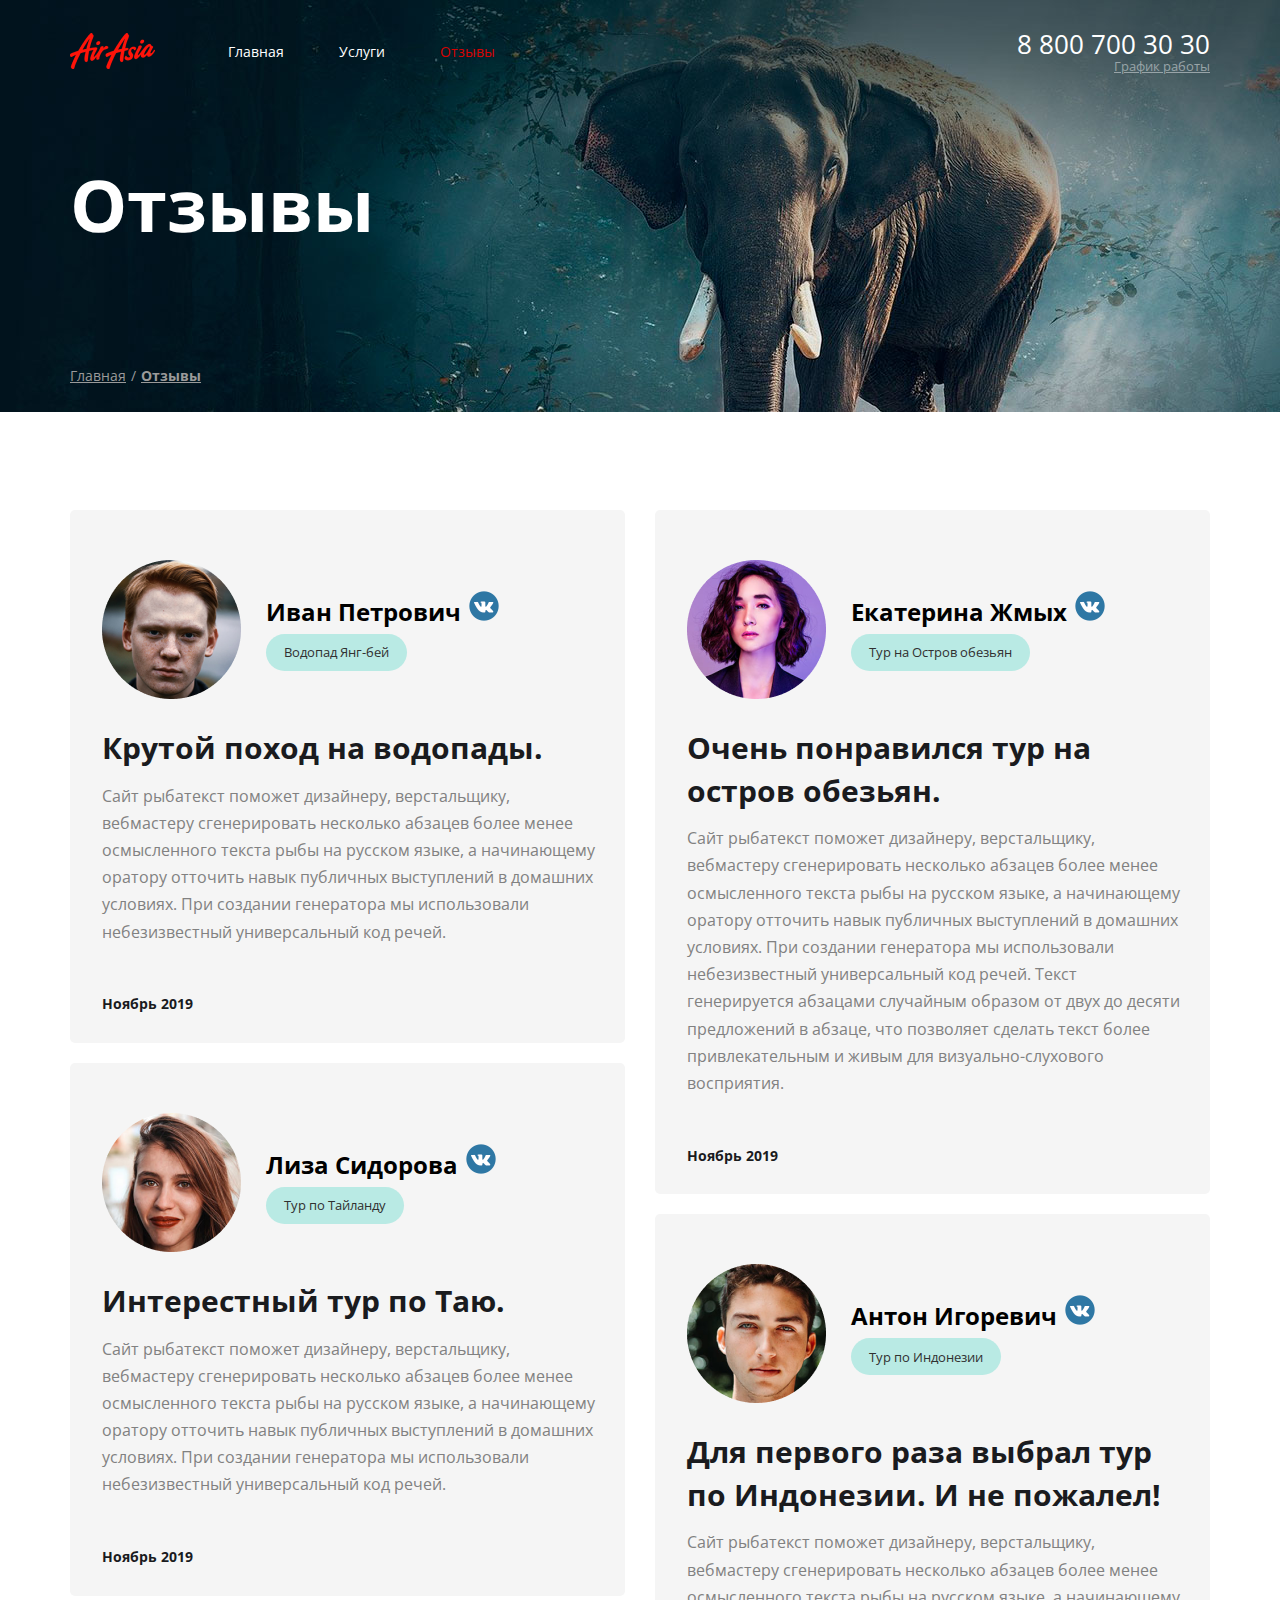
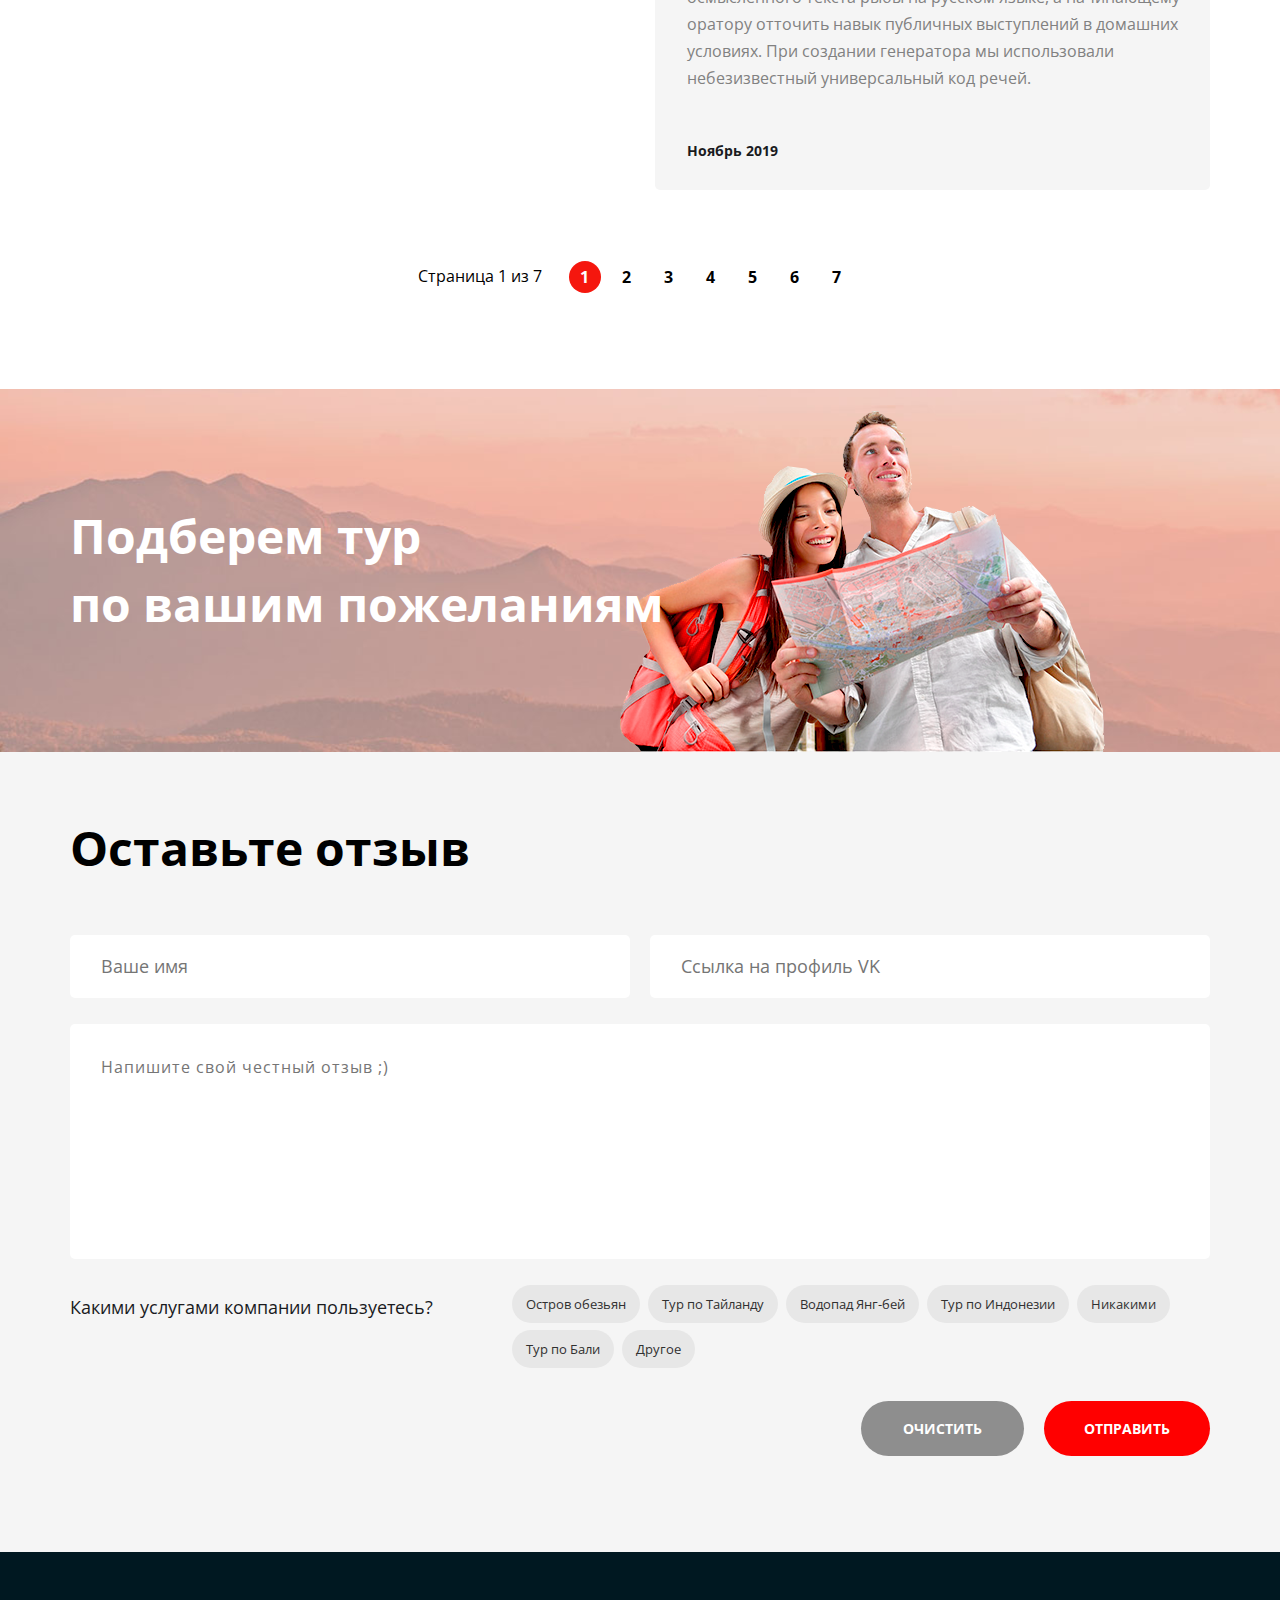
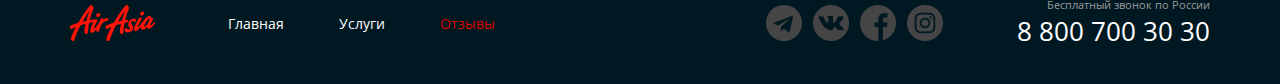
<file: reviews.html>
<!DOCTYPE html>
<html lang="en">
<head>
    <meta charset="UTF-8">
    <meta http-equiv="X-UA-Compatible" content="IE=edge">
    <meta name="viewport" content="width=device-width, initial-scale=1.0">
    <link rel="stylesheet" href="./styles/reviews.css">    
    <title>Air Asia | Отзывы</title>
</head>
<body>
    <div class="wrapper">
        <section class="headline headline__reviews">
            <div class="container">
                <header class="header">
                    <div class="header__col">
                        <a href="./home.html" class="header__logo logo logo__services">
                            <img src="./img/logo.png" alt="air asia logo" class="logo__image">
                        </a>                
                        
                        <nav class="header__menu menu">
                            <ul class="menu__list">
                                <li class="menu__item">
                                    <a href="./home.html" class="menu__link">Главная</a>
                                </li>
                                <li class="menu__item">
                                    <a href="./services.html" class="menu__link">Услуги</a>
                                </li>
                                <li class="menu__item   menu__item--active">
                                    <a href="./reviews.html" class="menu__link">Отзывы</a>
                                </li>
                            </ul>
                        </nav>
                    </div>
            
                    <div class="header__col header__col--align--right">
                        <address class="contacts">
                            <a href="tel:+78007003030" class="contacts__phone">8 800 700 30 30</a>
                            <div class="dropdown">
                                <div class="contacts__title">График работы</div>
                                <div class="dropdown__data">
                                    <p class="dropdown__shedule">пн-вс: 09:00 - 20:00</p>
                                    <p class="dropdown__lunch">Обед: 14:00-14:30</p>
                                </div>
                            </div>
                        </address>
                    </div>            
                </header>
                <div class="hero">
                    <h1 class="hero__title">Отзывы</h1>
                </div>
                <nav class="breadcrumbs">
                    <ul class="breadcrumbs__list">
                        <li class="breadcrumbs__item"><a href="./home.html" class="breadcrumbs__link">Главная</a></li>
                        <li class="breadcrumbs__item breadcrumbs__item--active"><a href="#" class="breadcrumbs__link">Отзывы</a></li>
                    </ul>
                </nav>
            </div>
        </section>

        <main class="page-content">
            <div class="container container__review">
                <ul class="review__list">
                    <li class="review__item">
                        <div class="user">
                            <div class="avatar">
                                <img src="./img/users/user01.png" alt="user01" class="avatar__img">
                            </div>
                            <div class="user__data">
                                <a href="vk.com" class="user__name subtitle">Иван Петрович</a>
                                <ul class="review__tag">
                                    <li class="tag tag--bg--green">Водопад Янг-бей</li>
                                </ul>
                            </div>
                        </div>                        
                        <div class="review__content">
                            <h2 class="review__title title title--black">Крутой поход на водопады.</h2>
                            <div class="review__text text--gray--16">
                                <p>
                                    Сайт рыбатекст поможет дизайнеру, верстальщику, вебмастеру сгенерировать
                                     несколько абзацев более менее осмысленного текста рыбы на русском языке, 
                                     а начинающему оратору отточить навык публичных выступлений в домашних условиях. 
                                     При создании генератора мы использовали небезизвестный универсальный код речей. 
                                </p>
                            </div>
                            <time class="review__date date">Ноябрь 2019</time>
                        </div>
                    </li>
                    
                    <li class="review__item">
                        <div class="user">
                            <div class="avatar">
                                <img src="./img/users/user03.png" alt="user03" class="avatar__img">
                            </div>
                            <div class="user__data">
                                <a href="vk.com" class="user__name subtitle">Лиза Сидорова</a>
                                <ul class="review__tag">
                                    <li class="tag tag--bg--green">Тур по Тайланду</li>
                                </ul>
                            </div>
                        </div>                        
                        <div class="review__content">
                            <h2 class="review__title  title title--black">Интерестный тур по Таю.</h2>
                            <div class="review__text text--gray--16">
                                <p>
                                    Сайт рыбатекст поможет дизайнеру, верстальщику, вебмастеру 
                                    сгенерировать несколько абзацев более менее осмысленного 
                                    текста рыбы на русском языке, а начинающему оратору отточить
                                    навык публичных выступлений в домашних условиях. При создании 
                                    генератора мы использовали небезизвестный универсальный код речей. 
                                </p>
                            </div>
                            <time class="review__date date">Ноябрь 2019</time>
                        </div>
                    </li>
                    <li class="review__item">
                        <div class="user">
                            <div class="avatar">
                                <img src="./img/users/user02.png" alt="user02" class="avatar__img">
                            </div>
                            <div class="user__data">
                                <a href="vk.com" class="user__name subtitle">Екатерина Жмых</a>
                                <ul class="review__tag">
                                    <li class="tag tag--bg--green">Тур на Остров обезьян</li>
                                </ul>
                            </div>
                        </div>                        
                        <div class="review__content">
                            <h2 class="review__title title title--black">Очень понравился тур на остров обезьян.</h2>
                            <div class="review__text text--gray--16">
                                <p>
                                    Сайт рыбатекст поможет дизайнеру, верстальщику, вебмастеру сгенерировать несколько 
                                    абзацев более менее осмысленного текста рыбы на русском языке, а начинающему оратору
                                     отточить навык публичных выступлений в домашних условиях. При создании генератора мы
                                      использовали небезизвестный универсальный код речей. Текст генерируется абзацами
                                       случайным образом от двух до десяти предложений в абзаце, что позволяет сделать 
                                       текст более привлекательным и живым для визуально-слухового восприятия.
                                </p>
                            </div>
                            <time class="review__date date">Ноябрь 2019</time>
                        </div>
                    </li>
                    <li class="review__item">
                        <div class="user">
                            <div class="avatar">
                                <img src="./img/users/user04.png" alt="user01" class="avatar__img">
                            </div>
                            <div class="user__data">
                                <a href="vk.com" class="user__name subtitle">Антон Игоревич</a>
                                <ul class="review__tag">
                                    <li class="tag tag--bg--green">Тур по Индонезии</li>
                                </ul>
                            </div>
                        </div>                        
                        <div class="review__content">
                            <h2 class="review__title title title--black">Для первого раза выбрал тур по Индонезии. И не пожалел!</h2>
                            <div class="review__text text--gray--16">
                                <p>
                                    Сайт рыбатекст поможет дизайнеру, верстальщику, вебмастеру сгенерировать
                                    несколько абзацев более менее осмысленного текста рыбы на русском языке, 
                                    а начинающему оратору отточить навык публичных выступлений в домашних условиях. 
                                    При создании генератора мы использовали небезизвестный универсальный код речей.
                                </p>
                            </div>
                            <time class="review__date date">Ноябрь 2019</time>
                        </div>
                    </li>
                </ul>

                <div class="pagination pagination--dark">
                    <div class="pagination__range">Страница 1 из 7</div>
        
                    <ul class="pagination__list">
                        <li class="pagination__item pagination__item--active--dark">
                            <a href="#" class="pagination__link">1</a>
                        </li>
                        <li class="pagination__item">
                            <a href="#" class="pagination__link">2</a>
                        </li>
                        <li class="pagination__item">
                            <a href="#" class="pagination__link">3</a>
                        </li>
                        <li class="pagination__item">
                            <a href="#" class="pagination__link">4</a>
                        </li>
                        <li class="pagination__item">
                            <a href="#" class="pagination__link">5</a>
                        </li>
                        <li class="pagination__item">
                            <a href="#" class="pagination__link">6</a>
                        </li>
                        <li class="pagination__item">
                            <a href="#" class="pagination__link">7</a>
                        </li>
                    </ul>            
                </div>            
            </div>
        </main>
        <section class="separator separator__reviews">
           <div class="container separator__container">

             <div class="separator__content">
                <!-- мне кажется, что здесь перенос имел бы важный лингвистический акцент. 
                В таких случаях, когда перенос нельзя обеспечить шириной контента, допустимо использование br? -->
                <h2 class="title title--white title--size--48">Подберем тур<br> по вашим пожеланиям</h2>
             </div>
             
           </div>
        </section>
        <section class="feedback">
            <div class="container">
                <div class="feedback__title">
                    <h2 class="title title--black title--size--48">Оставьте отзыв</h2>
                </div>
                <form action="" class="form">
                    <div class="form__row">
                        <div class="form__col">
                            <input type="text" class="form__input" placeholder="Ваше имя" name="name">
                        </div>
                        <div class="form__col">
                            <input type="url" class="form__input" placeholder="Ссылка на профиль VK" name="link">
                        </div>
                    </div>
                    <div class="form__row">
                        <textarea class="form__textarea" name="comment" placeholder="Напишите свой честный отзыв ;)"></textarea>
                    </div>
                    <div class="form__row">
                        <div class="form__check-title">Какими услугами компании пользуетесь?</div>
                        <ul class="form__check-list">
                            <li class="form__check-item">
                                <label class="form__label">
                                    <input type="checkbox" class="form__checkbox" name="service1">
                                    <span class="check__text text--dark">Остров обезьян</span>
                                </label>
                            </li>
                            <li class="form__check-item">
                                <label class="form__label">
                                    <input type="checkbox" class="form__checkbox" name="service2">
                                    <span class="check__text text--dark">Тур по Тайланду</span>
                                </label>
                            </li>
                            <li class="form__check-item">
                                <label class="form__label">
                                    <input type="checkbox" class="form__checkbox" name="service3">
                                    <span class="check__text text--dark">Водопад Янг-бей</span>
                                </label>
                            </li>
                            <li class="form__check-item">
                                <label class="form__label">
                                    <input type="checkbox" class="form__checkbox" name="service4">
                                    <span class="check__text text--dark">Тур по Индонезии</span>
                                </label>
                            </li>
                            <li class="form__check-item">
                                <label class="form__label">
                                    <input type="checkbox" class="form__checkbox" name="service5">
                                    <span class="check__text text--dark">Никакими</span>
                                </label>
                            </li>
                            <li class="form__check-item">
                                <label class="form__label">
                                    <input type="checkbox" class="form__checkbox" name="service6">
                                    <span class="check__text text--dark">Тур по Бали</span>
                                </label>
                            </li>
                            <li class="form__check-item">
                                <label class="form__label">
                                    <input type="checkbox" class="form__checkbox" name="service7">
                                    <span class="check__text text--dark">Другое</span>
                                </label>
                            </li>
                        </ul>
                    </div>
                    <div class="form__row form__row--align--right">
                        <button class="button button--color--black form__btn" type="reset">Очистить</button>
                        <button class="button button--red--hover form__btn" type="submit">Отправить</button>
                    </div>
                </form>                
            </div>            
        </section>

        <footer class="footer">
            <div class="container container__footer">
                <div class="footer__col">
                    <a href="./home.html" class="footer__logo logo logo__services">
                        <img src="./img/logo.png" alt="logo" class="logo__image">
                    </a>                    
                    <nav class="footer__menu menu">
                        <ul class="menu__list">
                            <li class="menu__item">
                                <a href="./home.html" class="menu__link ">Главная</a>
                            </li>
                            <li class="menu__item">
                                <a href="./services.html" class="menu__link">Услуги</a>
                            </li>
                            <li class="menu__item menu__item--active">
                                <a href="./reviews.html" class="menu__link">Отзывы</a>
                            </li>
                        </ul>
                    </nav>
                </div>
    
                <div class="footer__col footer__col--align--right">
                    <div class="social">
                         <ul class="social__list">
                            <li class="social__item social__item--telegram">
                                <a href="https://web.telegram.org/" target="_blank" class="social__link"></a>
                            </li>
                            <li class="social__item social__item--vk">
                                <a href="https://vk.com/" target="_blank" class="social__link"></a>
                            </li>
                            <li class="social__item social__item--fb">
                                <a href="http://procatinator.com/" target="_blank" class="social__link"></a>
                            </li>
                            <li class="social__item social__item--inst">
                                <a href="https://www.patatap.com/" target="_blank" class="social__link"></a>
                            </li>
                        </ul>
                    </div>
                    
                    <address class="contacts contacts--footer">  
                        <div class="footer-contacts__title">Бесплатный звонок по России</div>
                        <a href="tel:+78007003030" class="contacts__phone">8 800 700 30 30</a>
                    </address>                    
                </div>
        </footer>
    </div>
</body>
</html>
</file>
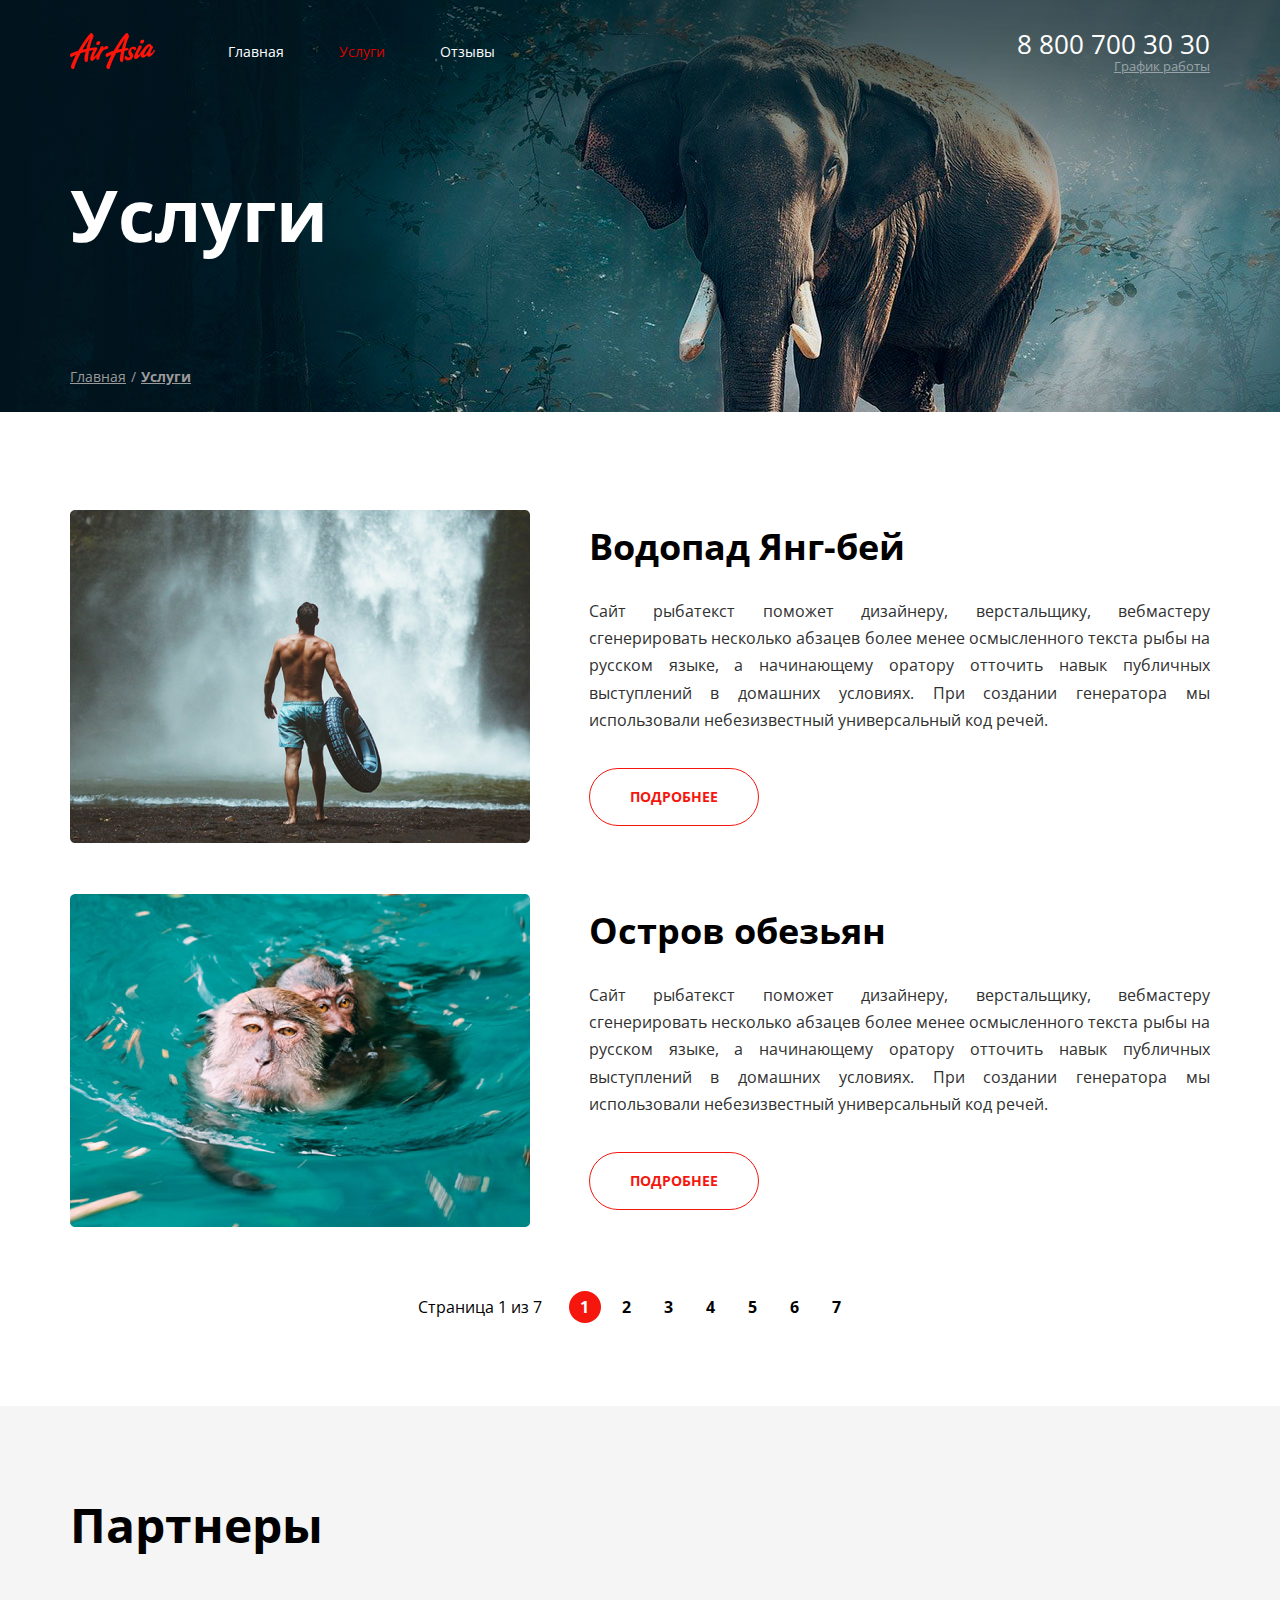
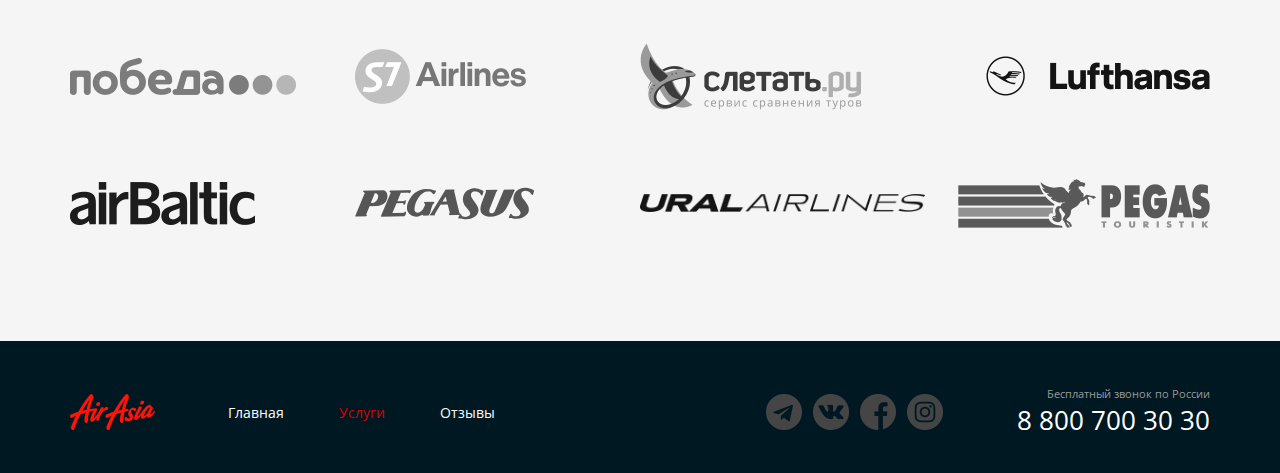
<file: services.html>
<!DOCTYPE html>
<html lang="en">
<head>
    <meta charset="UTF-8">
    <meta http-equiv="X-UA-Compatible" content="IE=edge">
    <meta name="viewport" content="width=device-width, initial-scale=1.0">
    <link rel="stylesheet" href="styles/services.css">
    <title>Air Asia | Услуги</title>
</head>
<body>
    <div class="wrapper">
        <div class="wrapper__content wrapper__content--services">
            
            <section class="headline">
                <div class="container">
                    <header class="header">
                        <div class="header__col">
                            <a href="./home.html" class="header__logo logo logo__services">
                                <img src="./img/logo.png" alt="air asia logo" class="logo__image">
                            </a>                
                            
                            <nav class="header__menu menu">
                                <ul class="menu__list">
                                    <li class="menu__item">
                                        <a href="./home.html" class="menu__link">Главная</a>
                                    </li>
                                    <li class="menu__item  menu__item--active">
                                        <a href="./services.html" class="menu__link menu__item--active">Услуги</a>
                                    </li>
                                    <li class="menu__item">
                                        <a href="./reviews.html" class="menu__link">Отзывы</a>
                                    </li>
                                </ul>
                            </nav>
                        </div>
                
                        <div class="header__col header__col--align--right">
                            <address class="contacts">
                                <a href="tel:+78007003030" class="contacts__phone">8 800 700 30 30</a>
                                <div class="dropdown">
                                    <div class="contacts__title">График работы</div>
                                    <div class="dropdown__data">
                                        <p class="dropdown__shedule">пн-вс: 09:00 - 20:00</p>
                                        <p class="dropdown__lunch">Обед: 14:00-14:30</p>
                                    </div>
                                </div>
                            </address>
                        </div>            
                    </header>
                    <div class="hero">
                        <h1 class="hero__title">Услуги</h1>
                    </div>
                    <nav class="breadcrumbs">
                        <ul class="breadcrumbs__list">
                            <li class="breadcrumbs__item"><a href="./home.html" class="breadcrumbs__link">Главная</a></li>
                            <li class="breadcrumbs__item breadcrumbs__item--active"><a href="#" class="breadcrumbs__link">Услуги</a></li>
                        </ul>
                    </nav>
                </div>
            </section>

            <main class="page-content">
                <div class="container container__locations">
                    <ul class="locations__list">
                        <li class="locations__item">
                            <div class="locations__img">
                                <img src="./img/waterfall.png" alt="водопад Янг-бей" class="locations__img-elem">
                            </div>
                            
                            <div class="locations__description">
                                <h2 class="title title--black">Водопад Янг-бей</h2>
                                <div class="locations__text">
                                    <p>Сайт рыбатекст поможет дизайнеру, верстальщику, вебмастеру сгенерировать несколько абзацев более менее 
                                        осмысленного текста рыбы на русском языке, а начинающему оратору отточить навык публичных выступлений 
                                        в домашних условиях. При создании генератора мы использовали небезизвестный универсальный код речей.
                                    </p>
                                </div>
                                <a href="" class="button button--color--white">Подробнее</a>
                            </div>
                            
                        </li>
                        <li class="locations__item">
                            <div class="locations__img">
                                <img src="./img/monkeys.png" alt="остров обезьян" class="locations__img-elem">
                            </div>
                            
                            <div class="locations__description">
                                <h2 class="title title--black">Остров обезьян</h2>
                                <div class="locations__text">
                                    <p>Сайт рыбатекст поможет дизайнеру, верстальщику, вебмастеру сгенерировать несколько абзацев более менее 
                                        осмысленного текста рыбы на русском языке, а начинающему оратору отточить навык публичных выступлений 
                                        в домашних условиях. При создании генератора мы использовали небезизвестный универсальный код речей.
                                    </p>
                                </div>
                                <a href="" class="button button--color--white">Подробнее</a>
                            </div>
                            
                        </li>
                    </ul>
                    <div class="pagination pagination--dark">
                        <div class="pagination__range">Страница 1 из 7</div>
            
                        <ul class="pagination__list">
                            <li class="pagination__item pagination__item--active--dark">
                                <a href="#" class="pagination__link">1</a>
                            </li>
                            <li class="pagination__item">
                                <a href="#" class="pagination__link">2</a>
                            </li>
                            <li class="pagination__item">
                                <a href="#" class="pagination__link">3</a>
                            </li>
                            <li class="pagination__item">
                                <a href="#" class="pagination__link">4</a>
                            </li>
                            <li class="pagination__item">
                                <a href="#" class="pagination__link">5</a>
                            </li>
                            <li class="pagination__item">
                                <a href="#" class="pagination__link">6</a>
                            </li>
                            <li class="pagination__item">
                                <a href="#" class="pagination__link">7</a>
                            </li>
                        </ul>            
                    </div>            
                </div>
            </main>
            <section class="partners">
                <div class="container container__partners">
                    <h2 class="title title--black title--size--48">Партнеры</h2>
                    <ul class="partners__list">
                        <li class="partners__item"><a href="" class="partners__link"><img src="./img/partners/pobeda.png" alt="Победа" class="partners__img"></a></li>
                        <li class="partners__item"><a href="" class="partners__link"><img src="./img/partners/s7.png" alt="S7" class="partners__img"></a></li>
                        <li class="partners__item"><a href="" class="partners__link"><img src="./img/partners/lets-fly.png" alt="Слетать.ру" class="partners__img"></a></li>
                        <li class="partners__item"><a href="" class="partners__link"><img src="./img/partners/lufthansa.png" alt="Lufthansa" class="partners__img"></a></li>
                        <li class="partners__item"><a href="" class="partners__link"><img src="./img/partners/airbaltic.png" alt="airBaltic" class="partners__img"></a></li>
                        <li class="partners__item"><a href="" class="partners__link"><img src="./img/partners/pegasus.png" alt="Pegasus" class="partners__img"></a></li>
                        <li class="partners__item"><a href="" class="partners__link"><img src="./img/partners/ural.png" alt="Ural Airlines" class="partners__img"></a></li>
                        <li class="partners__item"><a href="" class="partners__link"><img src="./img/partners/pegas.png" alt="" class="partners__img"></a></li>
                    </ul>
                </div>
            </section>
        </div>
        <footer class="footer">
            <div class="container container__footer">
                <div class="footer__col">
                    <a href="./home.html" class="footer__logo logo logo__services">
                        <img src="./img/logo.png" alt="logo" class="logo__image">
                    </a>
                    
                    <nav class="footer__menu menu">
                        <ul class="menu__list">
                            <li class="menu__item">
                                <a href="./home.html" class="menu__link ">Главная</a>
                            </li>
                            <li class="menu__item menu__item--active">
                                <a href="./services.html" class="menu__link">Услуги</a>
                            </li>
                            <li class="menu__item">
                                <a href="./reviews.html" class="menu__link">Отзывы</a>
                            </li>
                        </ul>
                    </nav>
                </div>
    
                <div class="footer__col footer__col--align--right">
                    <div class="social">
                         <ul class="social__list">
                            <li class="social__item social__item--telegram">
                                <a href="https://web.telegram.org/" target="_blank" class="social__link"></a>
                            </li>
                            <li class="social__item social__item--vk">
                                <a href="https://vk.com/" target="_blank" class="social__link"></a>
                            </li>
                            <li class="social__item social__item--fb">
                                <a href="http://procatinator.com/" target="_blank" class="social__link"></a>
                            </li>
                            <li class="social__item social__item--inst">
                                <a href="https://www.patatap.com/" target="_blank" class="social__link"></a>
                            </li>
                        </ul>
                    </div>
                    
                    <address class="contacts contacts--footer">  
                        <div class="footer-contacts__title">Бесплатный звонок по России</div>
                        <a href="tel:+78007003030" class="contacts__phone">8 800 700 30 30</a>
                    </address>
                    
                </div>
        </footer>
    </div>
</body>
</html>
</file>
<file: styles/reviews.css>
@import url('./layout/base.css');
@import url('./layout/fonts.css');
@import url('./layout/normalize.css');

@import url('./blocks/logo.css');
@import url('./blocks/contacts.css');
@import url('./blocks/header.css');
@import url('./blocks/headline.css');
@import url('./blocks/menu.css');
@import url('./blocks/breadcrumbs.css');
@import url('./blocks/pagination.css');
@import url('./blocks/reviews-list.css');
@import url('./blocks/separator.css');
@import url('./blocks/button.css');

@import url('./blocks/feedback.css');
@import url('./blocks/footer.css');
</file>
<file: styles/services.css>
@import url('./layout/fonts.css');
@import url('./layout/normalize.css');
@import url('./layout/base.css');

@import url('./blocks/header.css');
@import url('./blocks/headline.css');
@import url('./blocks/partners.css');
@import url('./blocks/button.css');
@import url('./blocks/menu.css');
@import url('./blocks/contacts.css');
@import url('./blocks/logo.css');
@import url('./blocks/breadcrumbs.css');
@import url('./blocks/locations.css');
@import url('./blocks/footer.css');
@import url('./blocks/pagination.css');
</file>
